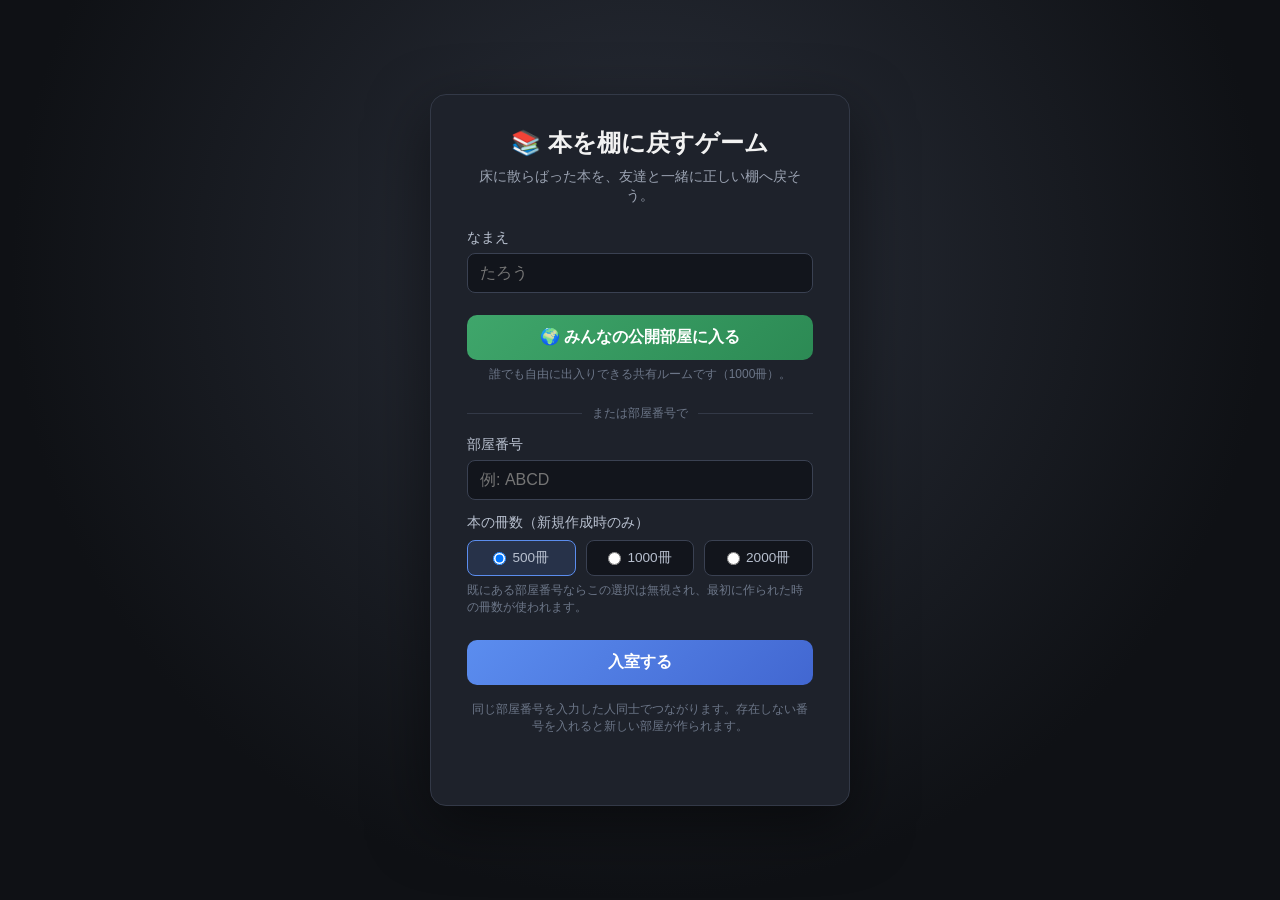
<file: index.html>
<!doctype html>
<html lang="ja">
<head>
<meta charset="UTF-8" />
<meta name="viewport" content="width=device-width, initial-scale=1, viewport-fit=cover" />
<title>本を棚に戻すゲーム</title>
<meta name="description" content="友達と部屋番号でつながって、床に散らばった本を正しい棚に戻すマルチプレイ協力3Dゲーム。誰でも入れる公開ルームもあり。" />
<link rel="canonical" href="https://kaikomziu.github.io/book-shelf-party/" />
<meta property="og:title" content="本を棚に戻すゲーム" />
<meta property="og:description" content="友達と部屋番号でつながって、床に散らばった本を正しい棚に戻すマルチプレイ協力3Dゲーム。" />
<meta property="og:type" content="website" />
<meta property="og:url" content="https://kaikomziu.github.io/book-shelf-party/" />
<link rel="stylesheet" href="style.css" />
</head>
<body>

<div id="lobby" class="screen">
  <div class="lobby-card">
    <h1>📚 本を棚に戻すゲーム</h1>
    <p class="sub">床に散らばった本を、友達と一緒に正しい棚へ戻そう。</p>

    <label>
      なまえ
      <input id="nameInput" type="text" maxlength="16" placeholder="たろう" autocomplete="off" />
    </label>

    <button id="publicBtn" class="secondary">🌍 みんなの公開部屋に入る</button>
    <p class="hint small">誰でも自由に出入りできる共有ルームです（1000冊）。</p>

    <div class="divider"><span>または部屋番号で</span></div>

    <label>
      部屋番号
      <input id="codeInput" type="text" maxlength="16" placeholder="例: ABCD" autocomplete="off" />
    </label>

    <div class="book-count">
      <span class="label">本の冊数（新規作成時のみ）</span>
      <div class="radio-row" id="bookCountRow">
        <label class="radio"><input type="radio" name="bookCount" value="500" checked /> 500冊</label>
        <label class="radio"><input type="radio" name="bookCount" value="1000" /> 1000冊</label>
        <label class="radio"><input type="radio" name="bookCount" value="2000" /> 2000冊</label>
      </div>
      <p class="hint small">既にある部屋番号ならこの選択は無視され、最初に作られた時の冊数が使われます。</p>
    </div>

    <button id="joinBtn">入室する</button>
    <p class="hint">同じ部屋番号を入力した人同士でつながります。存在しない番号を入れると新しい部屋が作られます。</p>
    <p id="lobbyError" class="error"></p>
  </div>
</div>

<div id="gameUi" class="screen hidden">
  <canvas id="gameCanvas"></canvas>

  <div id="hud">
    <div id="roomBadge"></div>
    <div id="progressWrap">
      <div id="progressBar"><div id="progressFill"></div></div>
      <div id="progressText">0 / 0 冊</div>
    </div>
    <div id="playerList"></div>
  </div>

  <div id="prompt" class="hidden"></div>

  <button id="interactBtn">つかむ / おく<br /><span>(Eキー)</span></button>

  <div id="controlsHint">
    W/S: 前進・後退&nbsp;&nbsp;A/D: 回転&nbsp;&nbsp;E: つかむ・おく
  </div>
</div>

<div id="winOverlay" class="screen hidden">
  <div class="lobby-card">
    <h1>🎉 クリア！</h1>
    <p class="sub" id="winText">みんなですべての本を本棚に戻しました！</p>
    <button id="closeWinBtn">閉じる</button>
  </div>
</div>

<script type="module" src="js/main.js"></script>
</body>
</html>
</file>
<file: style.css>
* { box-sizing: border-box; }

html, body {
  margin: 0;
  padding: 0;
  height: 100%;
  font-family: "Hiragino Sans", "Yu Gothic", "Segoe UI", sans-serif;
  background: #14161b;
  color: #f2f2f2;
  overflow: hidden;
}

.screen {
  position: fixed;
  inset: 0;
  display: flex;
  align-items: center;
  justify-content: center;
}

.hidden { display: none !important; }

#lobby, #winOverlay {
  background: radial-gradient(circle at 50% 30%, #2a2f3a, #0f1115 70%);
  overflow-y: auto;
  padding: 24px 0;
}

.lobby-card {
  background: #1e222b;
  border: 1px solid #333947;
  border-radius: 16px;
  padding: 32px 36px;
  width: min(90vw, 420px);
  text-align: center;
  box-shadow: 0 20px 60px rgba(0,0,0,0.5);
}

.lobby-card h1 {
  margin: 0 0 8px;
  font-size: 1.5rem;
}

.lobby-card .sub {
  color: #9aa2b1;
  font-size: 0.9rem;
  margin: 0 0 24px;
}

.lobby-card label {
  display: block;
  text-align: left;
  font-size: 0.85rem;
  color: #b8c0cf;
  margin-bottom: 14px;
}

.lobby-card input[type="text"] {
  width: 100%;
  margin-top: 6px;
  padding: 10px 12px;
  border-radius: 8px;
  border: 1px solid #3a4152;
  background: #12151c;
  color: #f2f2f2;
  font-size: 1rem;
}

.lobby-card input:focus {
  outline: 2px solid #5b8def;
}

.lobby-card button, #interactBtn, #closeWinBtn {
  cursor: pointer;
  border: none;
  font-weight: 700;
}

.lobby-card button, #closeWinBtn {
  width: 100%;
  margin-top: 8px;
  padding: 12px;
  border-radius: 10px;
  background: linear-gradient(135deg, #5b8def, #4267d1);
  color: white;
  font-size: 1rem;
}

.lobby-card button.secondary {
  background: linear-gradient(135deg, #3fa66b, #2c8a54);
}

.lobby-card button:hover, #closeWinBtn:hover { filter: brightness(1.1); }

.divider {
  display: flex;
  align-items: center;
  text-align: center;
  color: #6c7688;
  font-size: 0.75rem;
  margin: 22px 0 14px;
}
.divider::before, .divider::after {
  content: "";
  flex: 1;
  border-bottom: 1px solid #333947;
}
.divider span { padding: 0 10px; white-space: nowrap; }

.book-count {
  text-align: left;
  margin-bottom: 16px;
}
.book-count .label {
  display: block;
  font-size: 0.85rem;
  color: #b8c0cf;
  margin-bottom: 8px;
}
.radio-row {
  display: flex;
  gap: 10px;
}
.radio-row .radio {
  flex: 1;
  display: flex;
  align-items: center;
  justify-content: center;
  gap: 6px;
  margin: 0;
  padding: 8px 4px;
  border-radius: 8px;
  border: 1px solid #3a4152;
  background: #12151c;
  font-size: 0.85rem;
  cursor: pointer;
}
.radio-row .radio:has(input:checked) {
  border-color: #5b8def;
  background: rgba(91,141,239,0.15);
}
.radio-row input { margin: 0; width: auto; }

.hint {
  margin-top: 16px;
  font-size: 0.75rem;
  color: #6c7688;
}
.hint.small {
  margin-top: 6px;
  margin-bottom: 4px;
}

.error {
  color: #ff6b6b;
  font-size: 0.8rem;
  min-height: 1em;
  margin-top: 10px;
}

#gameUi {
  display: block;
}

#gameCanvas {
  position: absolute;
  inset: 0;
  width: 100%;
  height: 100%;
  display: block;
  outline: none;
}

#hud {
  position: absolute;
  top: 14px;
  left: 14px;
  right: 14px;
  display: flex;
  align-items: center;
  gap: 16px;
  pointer-events: none;
  font-size: 0.85rem;
}

#roomBadge {
  background: rgba(20,22,27,0.75);
  border: 1px solid #333947;
  padding: 6px 12px;
  border-radius: 8px;
  white-space: nowrap;
}

#progressWrap {
  flex: 1;
  max-width: 360px;
  background: rgba(20,22,27,0.75);
  border: 1px solid #333947;
  border-radius: 8px;
  padding: 8px 12px;
}

#progressBar {
  height: 8px;
  border-radius: 4px;
  background: #2a2f3a;
  overflow: hidden;
  margin-bottom: 4px;
}

#progressFill {
  height: 100%;
  width: 0%;
  background: linear-gradient(90deg, #57d68d, #2ecc71);
  transition: width 0.25s ease;
}

#progressText {
  font-size: 0.75rem;
  color: #c7ccd6;
}

#playerList {
  background: rgba(20,22,27,0.75);
  border: 1px solid #333947;
  border-radius: 8px;
  padding: 6px 12px;
  max-width: 220px;
  max-height: 140px;
  overflow-y: auto;
  font-size: 0.75rem;
  line-height: 1.5;
}

#playerList .p {
  display: flex;
  align-items: center;
  gap: 6px;
}

#playerList .dot {
  width: 8px;
  height: 8px;
  border-radius: 50%;
  flex-shrink: 0;
}

#prompt {
  position: absolute;
  left: 50%;
  bottom: 140px;
  transform: translateX(-50%);
  background: rgba(20,22,27,0.85);
  border: 1px solid #4c5468;
  padding: 8px 18px;
  border-radius: 20px;
  font-size: 0.9rem;
  pointer-events: none;
}

#interactBtn {
  position: absolute;
  right: 24px;
  bottom: 30px;
  width: 84px;
  height: 84px;
  border-radius: 50%;
  background: rgba(91,141,239,0.85);
  color: white;
  font-size: 0.75rem;
  line-height: 1.3;
  border: 2px solid rgba(255,255,255,0.3);
  box-shadow: 0 6px 20px rgba(0,0,0,0.4);
}

#interactBtn span {
  font-size: 0.65rem;
  opacity: 0.8;
}

#interactBtn:active { transform: scale(0.94); }

#controlsHint {
  position: absolute;
  left: 14px;
  bottom: 14px;
  background: rgba(20,22,27,0.7);
  border: 1px solid #333947;
  padding: 6px 12px;
  border-radius: 8px;
  font-size: 0.72rem;
  color: #b8c0cf;
}

@media (max-width: 640px) {
  #controlsHint { display: none; }
  #playerList { display: none; }
}
</file>
